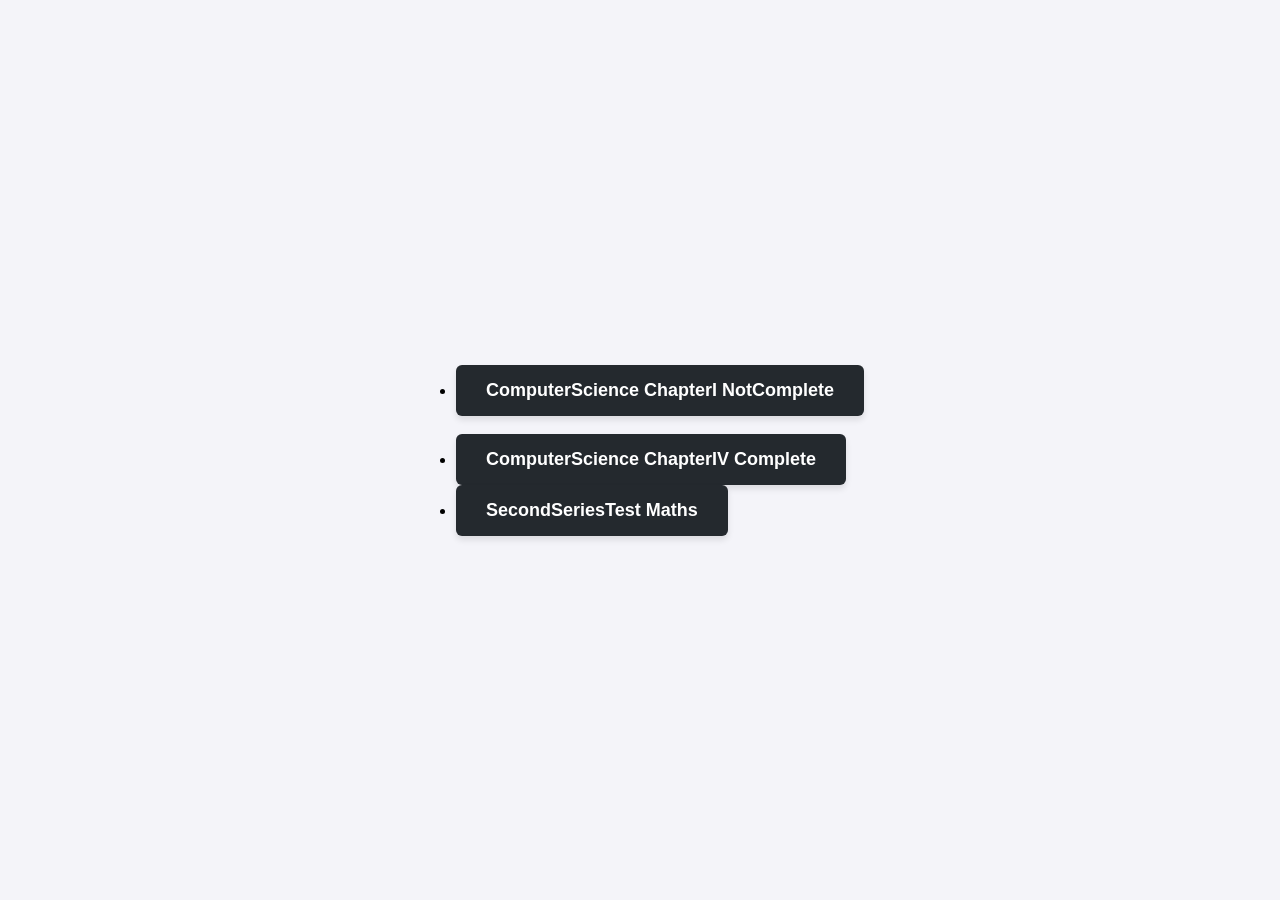
<file: index.html>
<!DOCTYPE html>
<html lang="en">
<head>
    <meta charset="UTF-8">
    <meta name="viewport" content="width=device-width, initial-scale=1.0">
    <title>IndexFile</title>
    <style>
        body {
            font-family: Arial, sans-serif;
            display: flex;
            justify-content: center;
            align-items: center;
            height: 100vh;
            margin: 0;
            background-color: #f4f4f9;
        }
        .github-btn {
            display: inline-block;
            padding: 15px 30px;
            font-size: 18px;
            font-weight: bold;
            color: #ffffff;
            background-color: #24292e; /* GitHub's brand color */
            text-decoration: none;
            border-radius: 6px;
            box-shadow: 0 4px 6px rgba(0, 0, 0, 0.1);
            transition: background-color 0.2s, transform 0.2s;
        }
        .github-btn:hover {
            background-color: #444d56;
            transform: translateY(-2px);
        }
        .github-btn:active {
            transform: translateY(0);
        }
    </style>
</head>
<body>

    <ul>

    <li><a href="https://dainedavies31-creator.github.io/Main/HSSWorks/Seminars/Computer/XXIV-VII-MMXXVI.html" target="_self" class="github-btn">
        ComputerScience ChapterI NotComplete
    </a></li>

<br>

    <li><a href="https://dainedavies31-creator.github.io/Main/HSSWorks/pages/CS/ChIV.html" target="_self" class="github-btn">
        ComputerScience ChapterIV Complete
    </a></li>

    <li><a href="https://dainedavies31-creator.github.io/Main/HSSWorks/pages/SecondSeriesTest/Maths.html" target="_self" class="github-btn">SecondSeriesTest Maths</a></li>

    </ul>

</body>
</html>
</file>
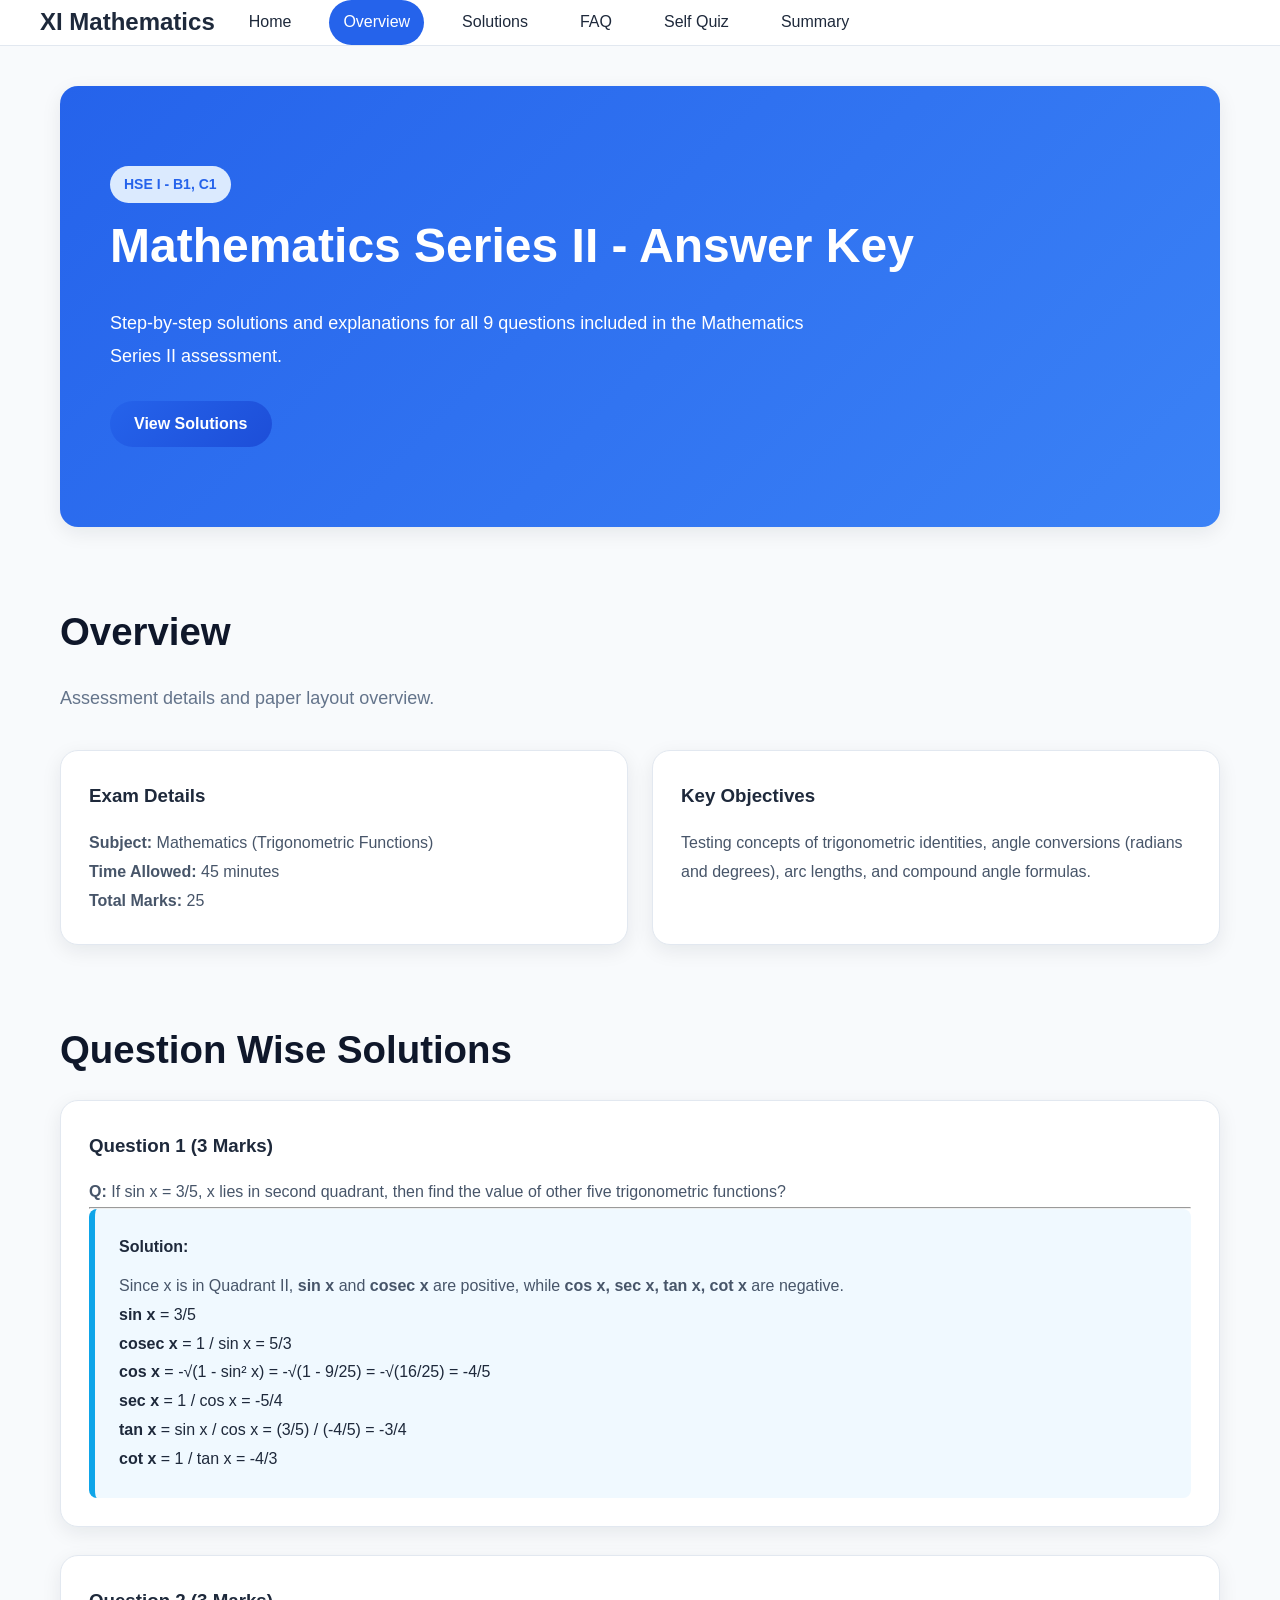
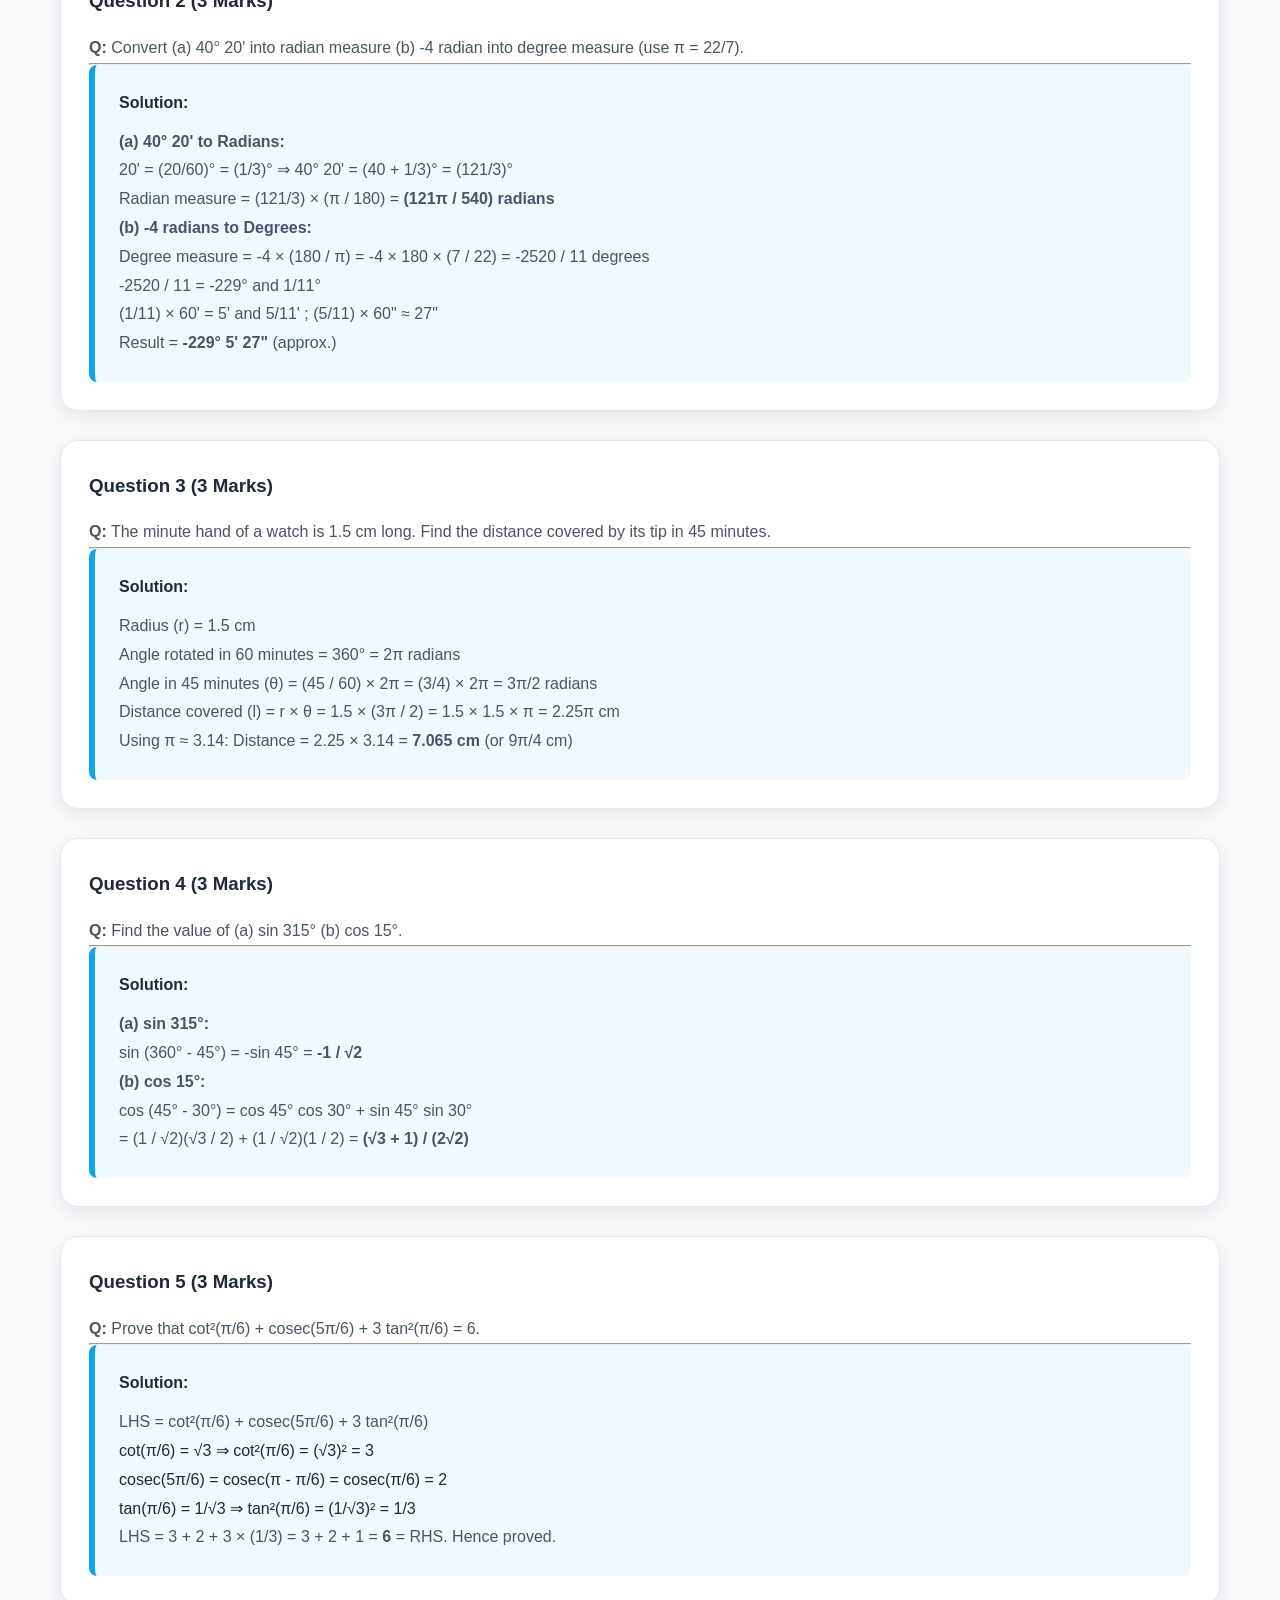
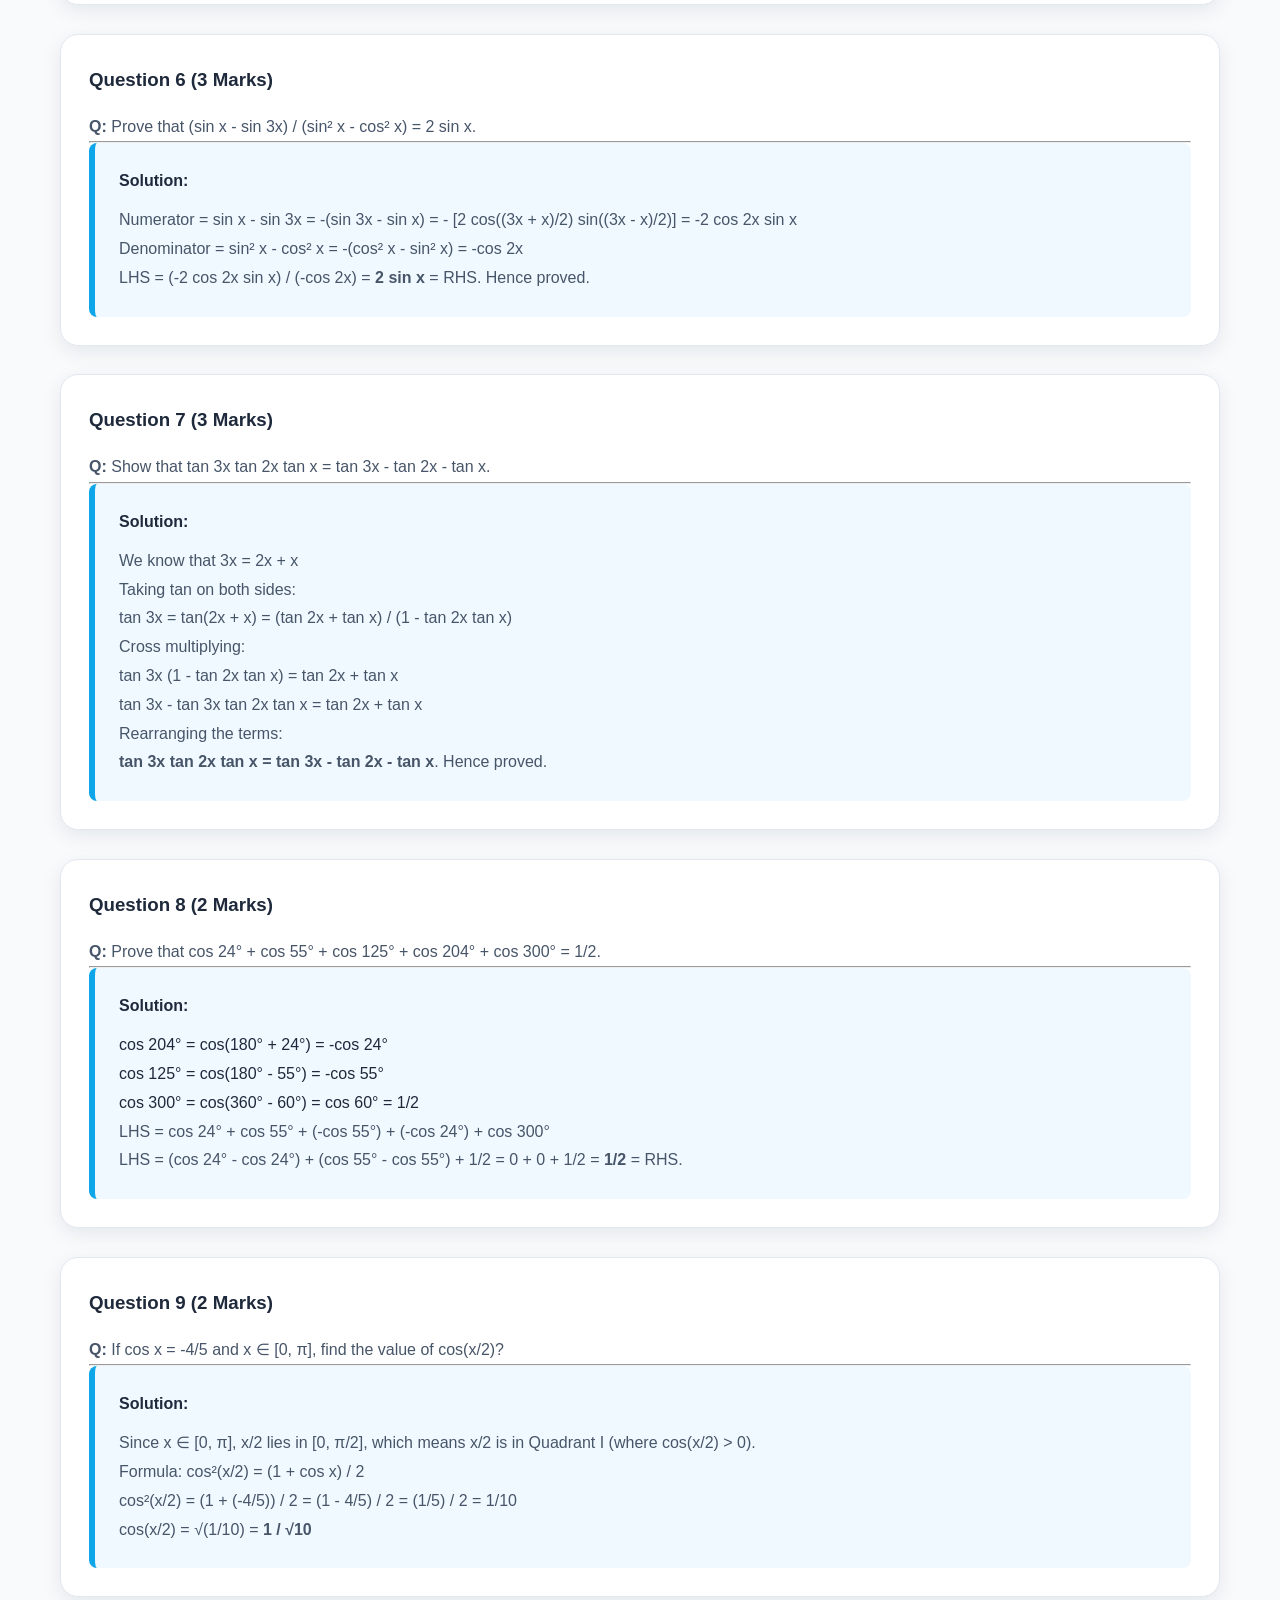
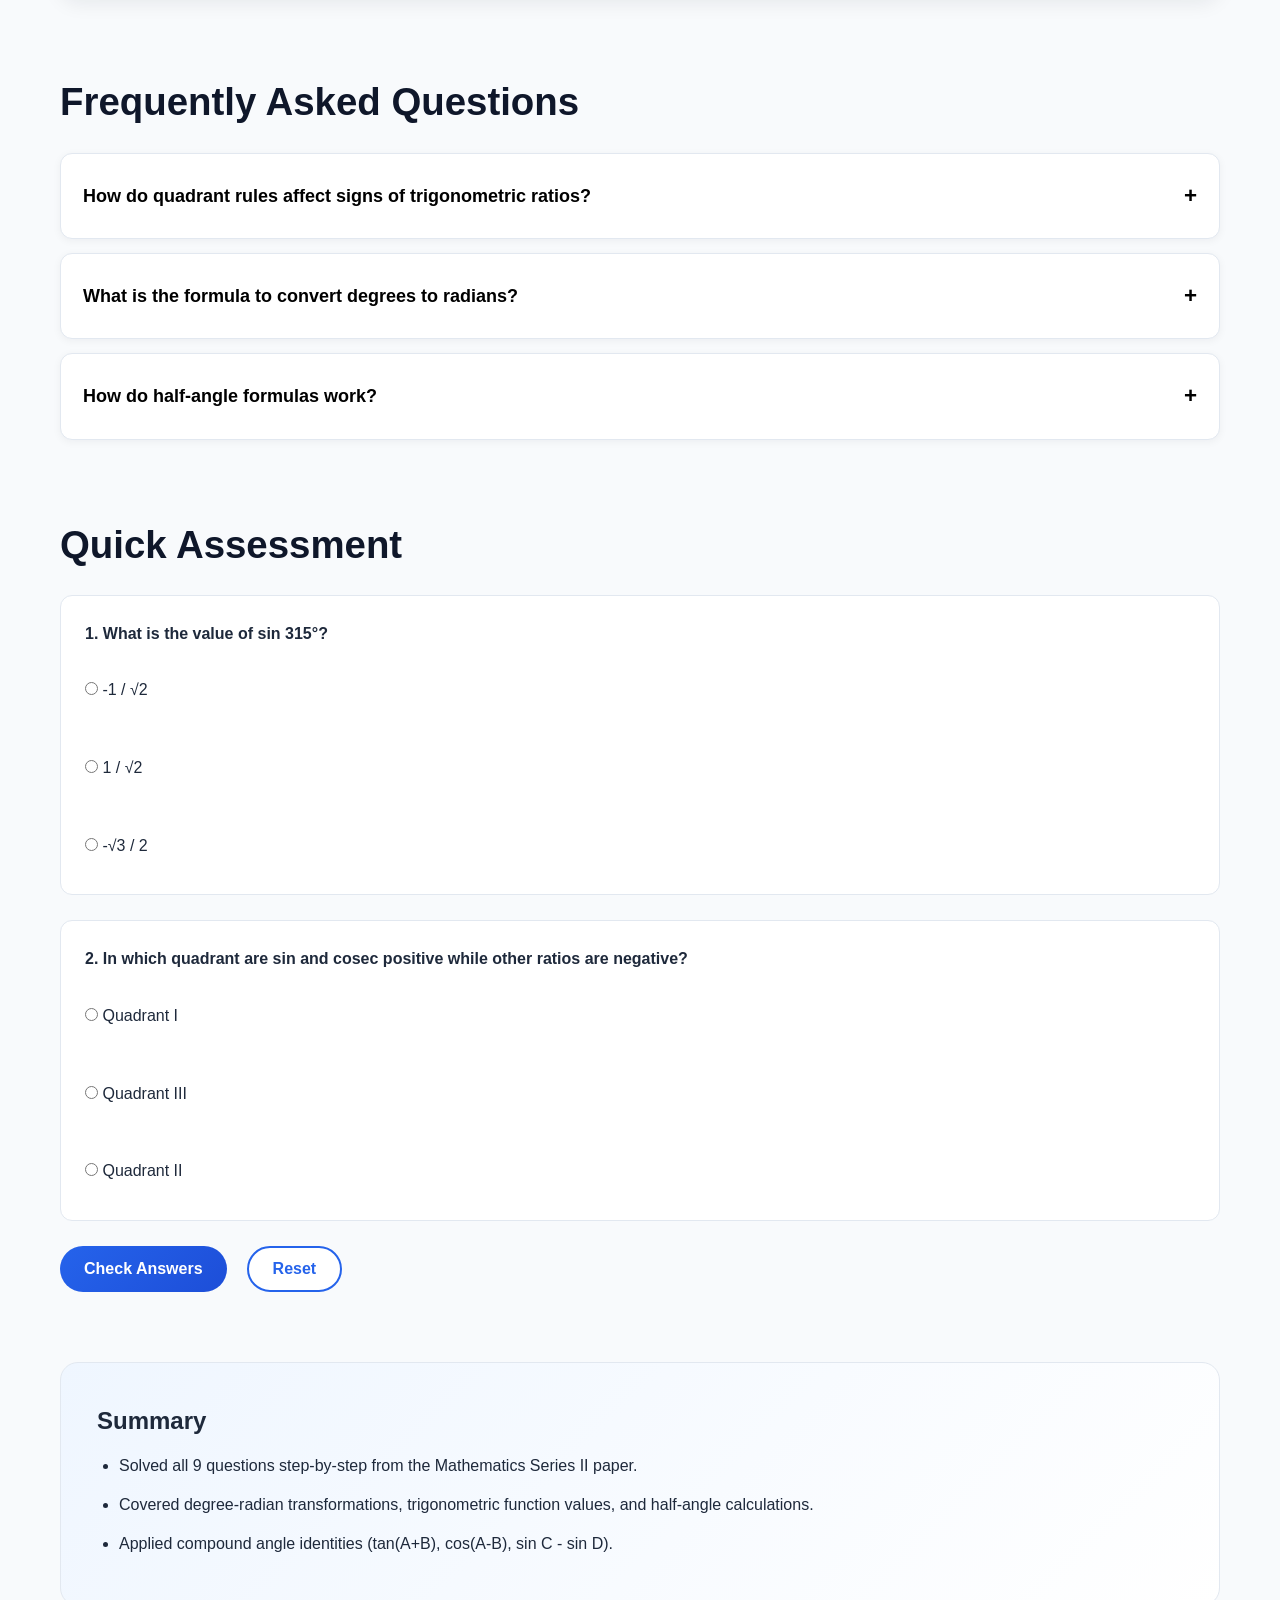
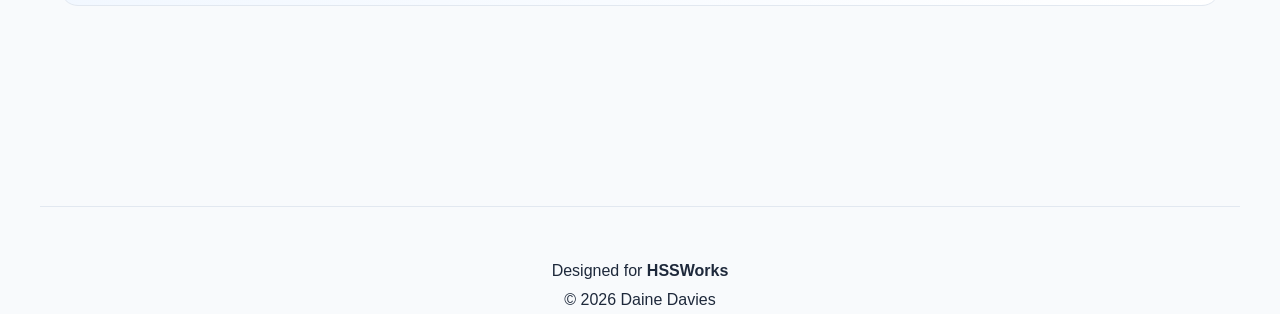
<file: HSSWorks/pages/SecondSeriesTest/Maths.html>
<!DOCTYPE html>
<html lang="en">

<head>
    <meta charset="UTF-8">
    <meta name="viewport" content="width=device-width, initial-scale=1.0">
    <title>Answer Key | XI Mathematics Series II</title>
    <meta name="description" content="Complete Answer Key and Solutions for XI Mathematics Series II">

    <link rel="stylesheet" href="../../assets/common/css/variables.css">
    <link rel="stylesheet" href="../../assets/common/css/layout.css">
    <link rel="stylesheet" href="../../assets/common/css/components.css">
    <link rel="stylesheet" href="../../assets/common/css/interactive.css">
    <link rel="stylesheet" href="../../assets/common/css/animations.css">
    <link rel="stylesheet" href="../../assets/common/css/responsive.css">
</head>

<body>

    <div class="reading-progress"></div>

    <header>
        <div class="container flex">
            <h2>XI Mathematics</h2>
            <nav data-navigation>
                <a href="#hero">Home</a>
                <a href="#overview">Overview</a>
                <a href="#solutions">Solutions</a>
                <a href="#faq">FAQ</a>
                <a href="#quiz">Self Quiz</a>
                <a href="#summary">Summary</a>
            </nav>
            <button class="button" data-nav-toggle>☰ MENU</button>
        </div>
    </header>

    <main>
        <!-- ================= HERO ================= -->
        <section id="hero" class="hero reveal">
            <span class="badge">HSE I - B1, C1</span>
            <h1>Mathematics Series II - Answer Key</h1>
            <p>
                Step-by-step solutions and explanations for all 9 questions included in the Mathematics Series II assessment.
            </p>
            <br>
            <a href="#solutions" class="button">View Solutions</a>
        </section>

        <!-- ================= OVERVIEW ================= -->
        <section id="overview" class="reveal">
            <h2 class="section-title">Overview</h2>
            <p class="section-subtitle">Assessment details and paper layout overview.</p>
            <div class="grid grid-2">
                <div class="card hover-lift">
                    <h3>Exam Details</h3>
                    <p><strong>Subject:</strong> Mathematics (Trigonometric Functions)</p>
                    <p><strong>Time Allowed:</strong> 45 minutes</p>
                    <p><strong>Total Marks:</strong> 25</p>
                </div>
                <div class="card hover-lift">
                    <h3>Key Objectives</h3>
                    <p>Testing concepts of trigonometric identities, angle conversions (radians and degrees), arc lengths, and compound angle formulas.</p>
                </div>
            </div>
        </section>

        <!-- ================= SOLUTIONS ================= -->
        <section id="solutions" class="reveal">
            <h2 class="section-title">Question Wise Solutions</h2>

            <!-- Question 1 -->
            <div class="card hover-lift">
                <h3>Question 1 (3 Marks)</h3>
                <p><strong>Q:</strong> If sin x = 3/5, x lies in second quadrant, then find the value of other five trigonometric functions?</p>
                <hr>
                <div class="info-box">
                    <h4>Solution:</h4>
                    <p>Since x is in Quadrant II, <strong>sin x</strong> and <strong>cosec x</strong> are positive, while <strong>cos x, sec x, tan x, cot x</strong> are negative.</p>
                    <ul>
                        <li><strong>sin x</strong> = 3/5</li>
                        <li><strong>cosec x</strong> = 1 / sin x = 5/3</li>
                        <li><strong>cos x</strong> = -√(1 - sin² x) = -√(1 - 9/25) = -√(16/25) = -4/5</li>
                        <li><strong>sec x</strong> = 1 / cos x = -5/4</li>
                        <li><strong>tan x</strong> = sin x / cos x = (3/5) / (-4/5) = -3/4</li>
                        <li><strong>cot x</strong> = 1 / tan x = -4/3</li>
                    </ul>
                </div>
            </div>

            <br>

            <!-- Question 2 -->
            <div class="card hover-lift">
                <h3>Question 2 (3 Marks)</h3>
                <p><strong>Q:</strong> Convert (a) 40° 20' into radian measure (b) -4 radian into degree measure (use π = 22/7).</p>
                <hr>
                <div class="info-box">
                    <h4>Solution:</h4>
                    <p><strong>(a) 40° 20' to Radians:</strong></p>
                    <p>20' = (20/60)° = (1/3)° ⇒ 40° 20' = (40 + 1/3)° = (121/3)°</p>
                    <p>Radian measure = (121/3) × (π / 180) = <strong>(121π / 540) radians</strong></p>
                    
                    <p><strong>(b) -4 radians to Degrees:</strong></p>
                    <p>Degree measure = -4 × (180 / π) = -4 × 180 × (7 / 22) = -2520 / 11 degrees</p>
                    <p>-2520 / 11 = -229° and 1/11°</p>
                    <p>(1/11) × 60' = 5' and 5/11' ; (5/11) × 60" ≈ 27"</p>
                    <p>Result = <strong>-229° 5' 27"</strong> (approx.)</p>
                </div>
            </div>

            <br>

            <!-- Question 3 -->
            <div class="card hover-lift">
                <h3>Question 3 (3 Marks)</h3>
                <p><strong>Q:</strong> The minute hand of a watch is 1.5 cm long. Find the distance covered by its tip in 45 minutes.</p>
                <hr>
                <div class="info-box">
                    <h4>Solution:</h4>
                    <p>Radius (r) = 1.5 cm</p>
                    <p>Angle rotated in 60 minutes = 360° = 2π radians</p>
                    <p>Angle in 45 minutes (θ) = (45 / 60) × 2π = (3/4) × 2π = 3π/2 radians</p>
                    <p>Distance covered (l) = r × θ = 1.5 × (3π / 2) = 1.5 × 1.5 × π = 2.25π cm</p>
                    <p>Using π ≈ 3.14: Distance = 2.25 × 3.14 = <strong>7.065 cm</strong> (or 9π/4 cm)</p>
                </div>
            </div>

            <br>

            <!-- Question 4 -->
            <div class="card hover-lift">
                <h3>Question 4 (3 Marks)</h3>
                <p><strong>Q:</strong> Find the value of (a) sin 315° (b) cos 15°.</p>
                <hr>
                <div class="info-box">
                    <h4>Solution:</h4>
                    <p><strong>(a) sin 315°:</strong></p>
                    <p>sin (360° - 45°) = -sin 45° = <strong>-1 / √2</strong></p>

                    <p><strong>(b) cos 15°:</strong></p>
                    <p>cos (45° - 30°) = cos 45° cos 30° + sin 45° sin 30°</p>
                    <p>= (1 / √2)(√3 / 2) + (1 / √2)(1 / 2) = <strong>(√3 + 1) / (2√2)</strong></p>
                </div>
            </div>

            <br>

            <!-- Question 5 -->
            <div class="card hover-lift">
                <h3>Question 5 (3 Marks)</h3>
                <p><strong>Q:</strong> Prove that cot²(π/6) + cosec(5π/6) + 3 tan²(π/6) = 6.</p>
                <hr>
                <div class="info-box">
                    <h4>Solution:</h4>
                    <p>LHS = cot²(π/6) + cosec(5π/6) + 3 tan²(π/6)</p>
                    <ul>
                        <li>cot(π/6) = √3 ⇒ cot²(π/6) = (√3)² = 3</li>
                        <li>cosec(5π/6) = cosec(π - π/6) = cosec(π/6) = 2</li>
                        <li>tan(π/6) = 1/√3 ⇒ tan²(π/6) = (1/√3)² = 1/3</li>
                    </ul>
                    <p>LHS = 3 + 2 + 3 × (1/3) = 3 + 2 + 1 = <strong>6</strong> = RHS. Hence proved.</p>
                </div>
            </div>

            <br>

            <!-- Question 6 -->
            <div class="card hover-lift">
                <h3>Question 6 (3 Marks)</h3>
                <p><strong>Q:</strong> Prove that (sin x - sin 3x) / (sin² x - cos² x) = 2 sin x.</p>
                <hr>
                <div class="info-box">
                    <h4>Solution:</h4>
                    <p>Numerator = sin x - sin 3x = -(sin 3x - sin x) = - [2 cos((3x + x)/2) sin((3x - x)/2)] = -2 cos 2x sin x</p>
                    <p>Denominator = sin² x - cos² x = -(cos² x - sin² x) = -cos 2x</p>
                    <p>LHS = (-2 cos 2x sin x) / (-cos 2x) = <strong>2 sin x</strong> = RHS. Hence proved.</p>
                </div>
            </div>

            <br>

            <!-- Question 7 -->
            <div class="card hover-lift">
                <h3>Question 7 (3 Marks)</h3>
                <p><strong>Q:</strong> Show that tan 3x tan 2x tan x = tan 3x - tan 2x - tan x.</p>
                <hr>
                <div class="info-box">
                    <h4>Solution:</h4>
                    <p>We know that 3x = 2x + x</p>
                    <p>Taking tan on both sides:</p>
                    <p>tan 3x = tan(2x + x) = (tan 2x + tan x) / (1 - tan 2x tan x)</p>
                    <p>Cross multiplying:</p>
                    <p>tan 3x (1 - tan 2x tan x) = tan 2x + tan x</p>
                    <p>tan 3x - tan 3x tan 2x tan x = tan 2x + tan x</p>
                    <p>Rearranging the terms:</p>
                    <p><strong>tan 3x tan 2x tan x = tan 3x - tan 2x - tan x</strong>. Hence proved.</p>
                </div>
            </div>

            <br>

            <!-- Question 8 -->
            <div class="card hover-lift">
                <h3>Question 8 (2 Marks)</h3>
                <p><strong>Q:</strong> Prove that cos 24° + cos 55° + cos 125° + cos 204° + cos 300° = 1/2.</p>
                <hr>
                <div class="info-box">
                    <h4>Solution:</h4>
                    <ul>
                        <li>cos 204° = cos(180° + 24°) = -cos 24°</li>
                        <li>cos 125° = cos(180° - 55°) = -cos 55°</li>
                        <li>cos 300° = cos(360° - 60°) = cos 60° = 1/2</li>
                    </ul>
                    <p>LHS = cos 24° + cos 55° + (-cos 55°) + (-cos 24°) + cos 300°</p>
                    <p>LHS = (cos 24° - cos 24°) + (cos 55° - cos 55°) + 1/2 = 0 + 0 + 1/2 = <strong>1/2</strong> = RHS.</p>
                </div>
            </div>

            <br>

            <!-- Question 9 -->
            <div class="card hover-lift">
                <h3>Question 9 (2 Marks)</h3>
                <p><strong>Q:</strong> If cos x = -4/5 and x ∈ [0, π], find the value of cos(x/2)?</p>
                <hr>
                <div class="info-box">
                    <h4>Solution:</h4>
                    <p>Since x ∈ [0, π], x/2 lies in [0, π/2], which means x/2 is in Quadrant I (where cos(x/2) > 0).</p>
                    <p>Formula: cos²(x/2) = (1 + cos x) / 2</p>
                    <p>cos²(x/2) = (1 + (-4/5)) / 2 = (1 - 4/5) / 2 = (1/5) / 2 = 1/10</p>
                    <p>cos(x/2) = √(1/10) = <strong>1 / √10</strong></p>
                </div>
            </div>

        </section>

        <!-- ================= FAQ ================= -->
        <section id="faq" class="reveal">
            <h2 class="section-title">Frequently Asked Questions</h2>

            <div class="accordion">
                <div class="accordion-item">
                    <button class="accordion-header">How do quadrant rules affect signs of trigonometric ratios?</button>
                    <div class="accordion-body">
                        <p>In Q-I all ratios are positive; in Q-II sin and cosec are positive; in Q-III tan and cot are positive; in Q-IV cos and sec are positive (ASTC rule).</p>
                    </div>
                </div>
                <div class="accordion-item">
                    <button class="accordion-header">What is the formula to convert degrees to radians?</button>
                    <div class="accordion-body">
                        <p>Radian Measure = Degree Measure × (π / 180°).</p>
                    </div>
                </div>
                <div class="accordion-item">
                    <button class="accordion-header">How do half-angle formulas work?</button>
                    <div class="accordion-body">
                        <p>Using cos 2θ = 2 cos² θ - 1, substituting θ = x/2 gives cos²(x/2) = (1 + cos x) / 2.</p>
                    </div>
                </div>
            </div>
        </section>

        <!-- ================= QUIZ ================= -->
        <section id="quiz" class="reveal">
            <h2 class="section-title">Quick Assessment</h2>

            <div class="quiz">
                <div class="question" data-answer="a">
                    <p>1. What is the value of sin 315°?</p>
                    <label><input type="radio" name="q1" value="a"> -1 / √2</label><br>
                    <label><input type="radio" name="q1" value="b"> 1 / √2</label><br>
                    <label><input type="radio" name="q1" value="c"> -√3 / 2</label>
                </div>

                <div class="question" data-answer="c">
                    <p>2. In which quadrant are sin and cosec positive while other ratios are negative?</p>
                    <label><input type="radio" name="q2" value="a"> Quadrant I</label><br>
                    <label><input type="radio" name="q2" value="b"> Quadrant III</label><br>
                    <label><input type="radio" name="q2" value="c"> Quadrant II</label>
                </div>

                <div class="flex">
                    <button class="button quiz-submit">Check Answers</button>
                    <button class="button button-outline quiz-reset">Reset</button>
                </div>
            </div>
        </section>

        <!-- ================= SUMMARY ================= -->
        <section id="summary" class="summary reveal">
            <h2>Summary</h2>
            <ul>
                <li>Solved all 9 questions step-by-step from the Mathematics Series II paper.</li>
                <li>Covered degree-radian transformations, trigonometric function values, and half-angle calculations.</li>
                <li>Applied compound angle identities (tan(A+B), cos(A-B), sin C - sin D).</li>
            </ul>
        </section>
    </main>

    <footer>
        <div class="container text-center">
            <div class="divider"></div>
            <p>Designed for <strong>HSSWorks</strong></p>
            <p>© <span class="current-year">2026</span> Daine Davies</p>
        </div>
    </footer>

    <button class="back-to-top">↑</button>

    <script src="../../assets/common/js/main.js"></script>
    <script src="../../assets/common/js/navigation.js"></script>
    <script src="../../assets/common/js/accordion.js"></script>
    <script src="../../assets/common/js/flashcard.js"></script>
    <script src="../../assets/common/js/quiz.js"></script>
    <script src="../../assets/common/js/scroll.js"></script>
    <script src="../../assets/common/js/animations.js"></script>
</body>

</html>
</file>
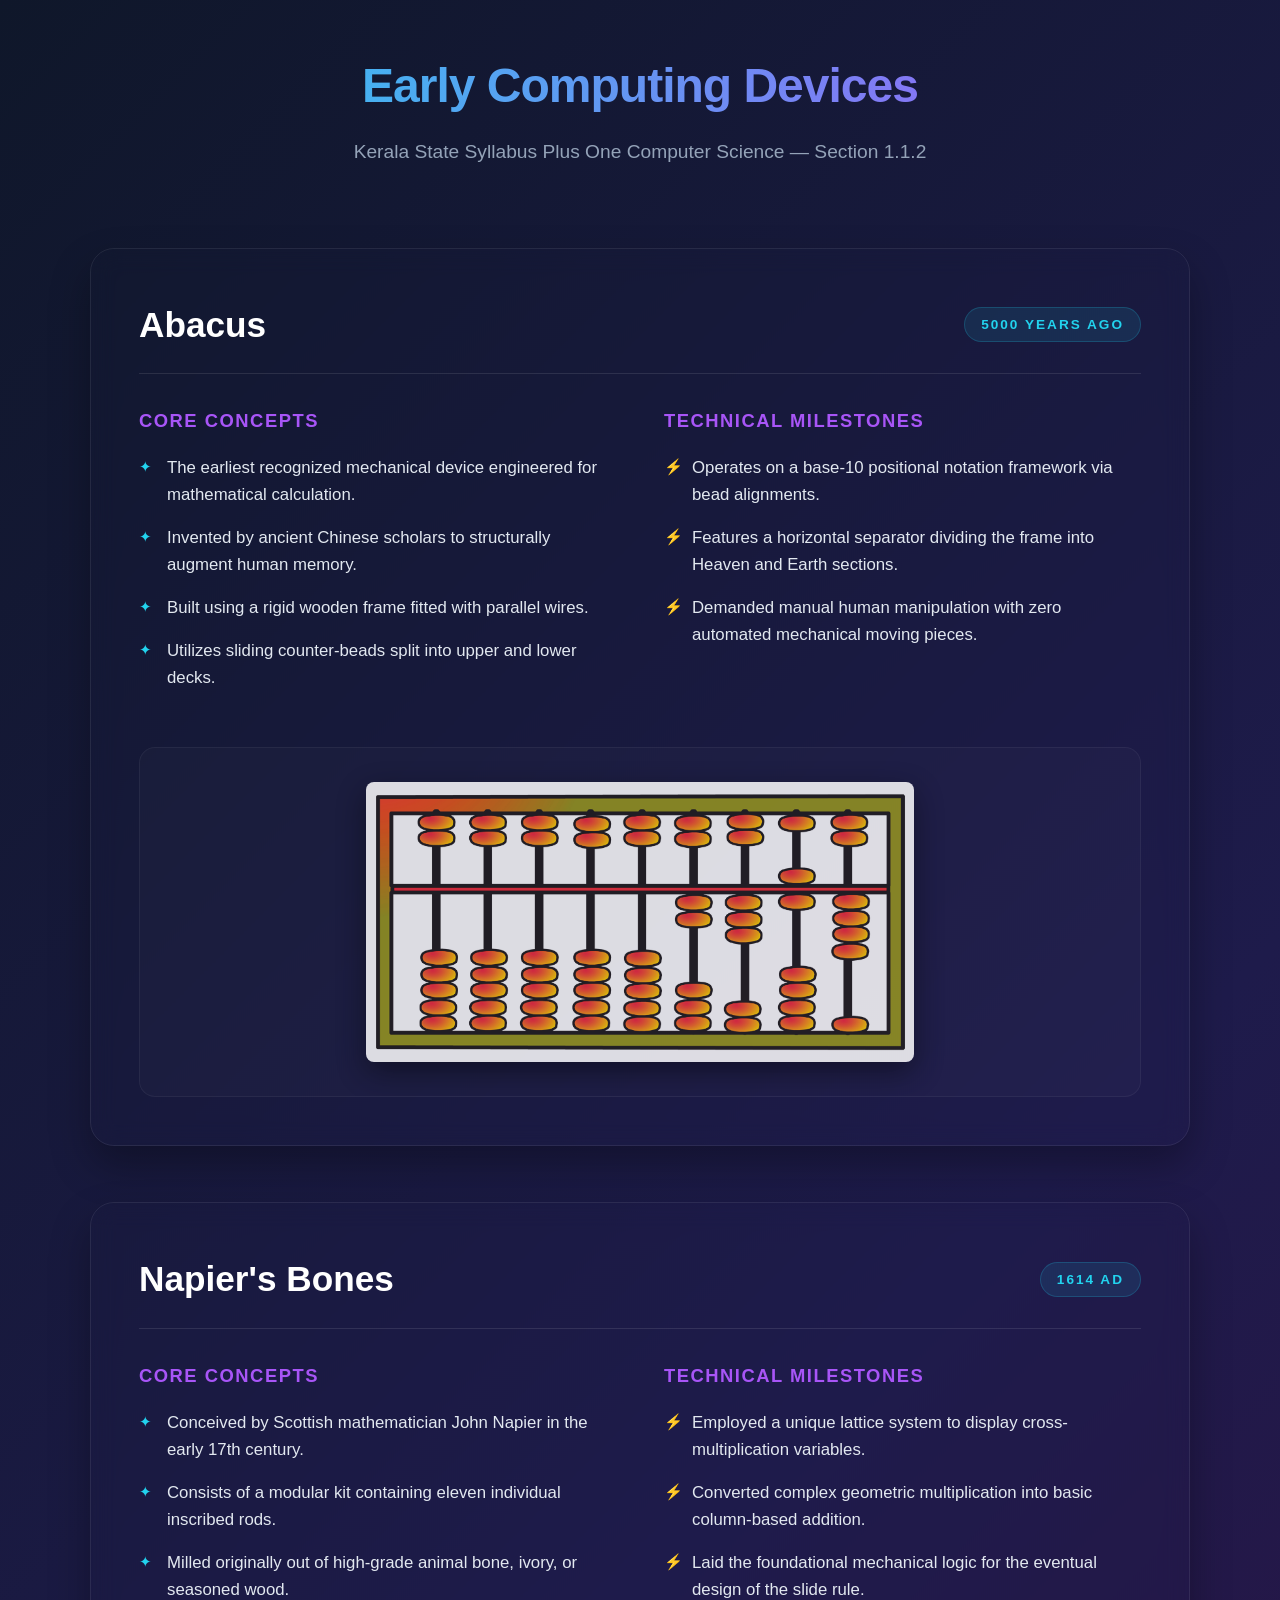
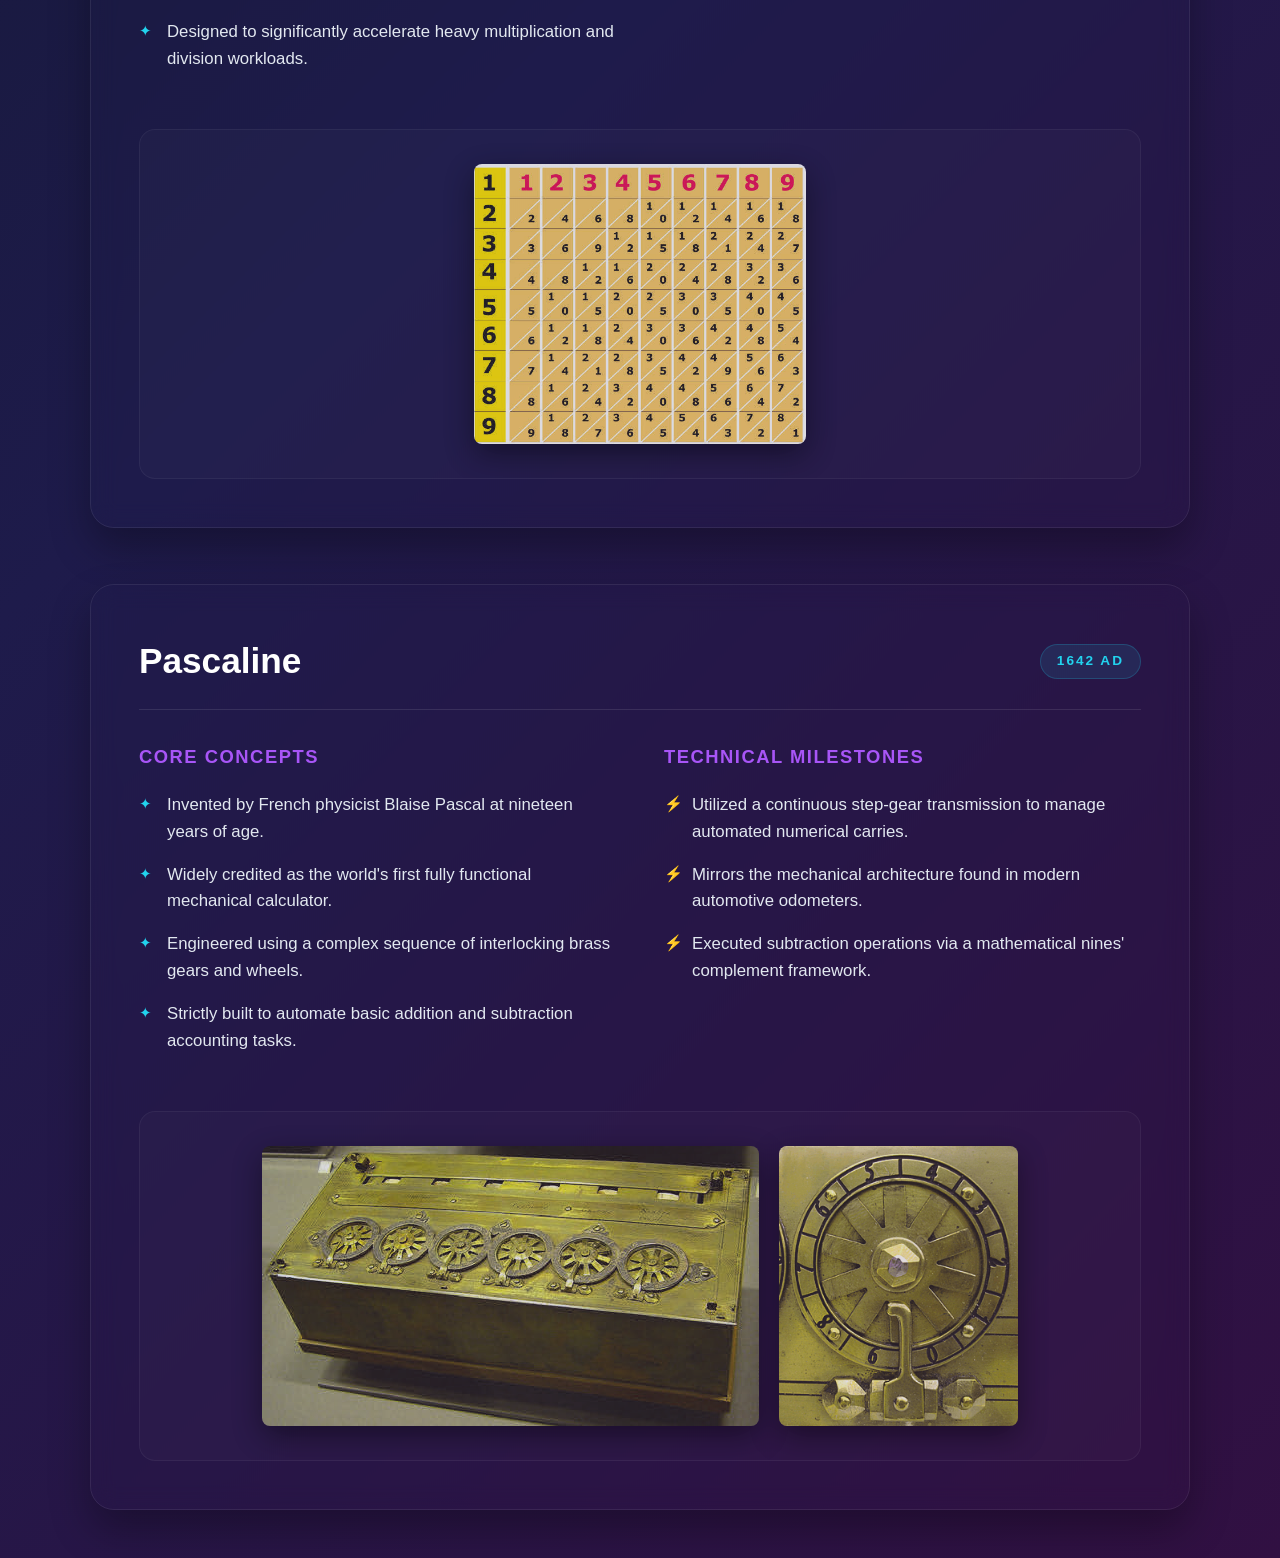
<file: HSSWorks/Seminars/Computer/XXIV-VII-MMXXVI.html>
<!DOCTYPE html>
<html lang="en">
<head>
    <meta charset="UTF-8">
    <meta name="viewport" content="width=device-width, initial-scale=1.0">
    <title>Evolution of Computing Devices | Seminar</title>
    <!-- Link your external CSS file here -->
    <link rel="stylesheet" href="style.css">
</head>
<body>

    <header>
        <h1>Early Computing Devices</h1>
        <p>Kerala State Syllabus Plus One Computer Science — Section 1.1.2</p>
    </header>

        <div class="container">

        <!-- PRESENTATION SLIDE 1: ABACUS -->
        <section class="device-card">
            <div class="device-header">
                <h2 class="device-title">Abacus</h2>
                <span class="device-era">5000 Years Ago</span>
            </div>
            <div class="grid-split">
                <div class="info-block">
                    <h3>Core Concepts</h3>
                    <ul>
                        <li>The earliest recognized mechanical device engineered for mathematical calculation.</li>
                        <li>Invented by ancient Chinese scholars to structurally augment human memory.</li>
                        <li>Built using a rigid wooden frame fitted with parallel wires.</li>
                        <li>Utilizes sliding counter-beads split into upper and lower decks.</li>
                    </ul>
                </div>
                <div class="info-block extra-points">
                    <h3>Technical Milestones</h3>
                    <ul>
                        <li>Operates on a base-10 positional notation framework via bead alignments.</li>
                        <li>Features a horizontal separator dividing the frame into Heaven and Earth sections.</li>
                        <li>Demanded manual human manipulation with zero automated mechanical moving pieces.</li>
                    </ul>
                </div>
            </div>
            
            <!-- Presentation Graphic Container -->
            <div class="presentation-media-box">
                <img src="Abacus.png" alt="Historical Abacus Diagram" class="slide-image">
            </div>
        </section>

        <!-- PRESENTATION SLIDE 2: NAPIER'S BONES -->
        <section class="device-card">
            <div class="device-header">
                <h2 class="device-title">Napier's Bones</h2>
                <span class="device-era">1614 AD</span>
            </div>
            <div class="grid-split">
                <div class="info-block">
                    <h3>Core Concepts</h3>
                    <ul>
                        <li>Conceived by Scottish mathematician John Napier in the early 17th century.</li>
                        <li>Consists of a modular kit containing eleven individual inscribed rods.</li>
                        <li>Milled originally out of high-grade animal bone, ivory, or seasoned wood.</li>
                        <li>Designed to significantly accelerate heavy multiplication and division workloads.</li>
                    </ul>
                </div>
                <div class="info-block extra-points">
                    <h3>Technical Milestones</h3>
                    <ul>
                        <li>Employed a unique lattice system to display cross-multiplication variables.</li>
                        <li>Converted complex geometric multiplication into basic column-based addition.</li>
                        <li>Laid the foundational mechanical logic for the eventual design of the slide rule.</li>
                    </ul>
                </div>
            </div>
            
            <!-- Presentation Graphic Container -->
            <div class="presentation-media-box">
                <img src="NapiersBones.png" alt="Napier's Bones Calculation Rods" class="slide-image">
            </div>
        </section>

        <!-- PRESENTATION SLIDE 3: PASCALINE -->
        <section class="device-card">
            <div class="device-header">
                <h2 class="device-title">Pascaline</h2>
                <span class="device-era">1642 AD</span>
            </div>
            <div class="grid-split">
                <div class="info-block">
                    <h3>Core Concepts</h3>
                    <ul>
                        <li>Invented by French physicist Blaise Pascal at nineteen years of age.</li>
                        <li>Widely credited as the world's first fully functional mechanical calculator.</li>
                        <li>Engineered using a complex sequence of interlocking brass gears and wheels.</li>
                        <li>Strictly built to automate basic addition and subtraction accounting tasks.</li>
                    </ul>
                </div>
                <div class="info-block extra-points">
                    <h3>Technical Milestones</h3>
                    <ul>
                        <li>Utilized a continuous step-gear transmission to manage automated numerical carries.</li>
                        <li>Mirrors the mechanical architecture found in modern automotive odometers.</li>
                        <li>Executed subtraction operations via a mathematical nines' complement framework.</li>
                    </ul>
                </div>
            </div>
            
            <!-- Presentation Graphic Container -->
            <div class="presentation-media-box">
                <img src="Pascaline-1.png" alt="Pascaline Main Image" class="slide-image">
                <img src="Pascaline-2.png" alt="Pascaline Gear Mechanism" class="slide-image">
            </div>
        </section>

    </div>

    <script src="script.js"></script>
</body>
</html>
</file>
<file: HSSWorks/assets/common/css/variables.css>
/*
==========================================================
HSSWorks

Project      : XITH Computer Science
Module       : Common Framework
File         : variables.css

Author       : OpenAI + Daine Davies

==========================================================
*/

:root{

    /*====================================================
    COLORS
    ====================================================*/

    --primary:#2563eb;
    --primary-dark:#1d4ed8;
    --primary-light:#dbeafe;

    --secondary:#0f172a;

    --success:#16a34a;
    --success-bg:#f0fdf4;

    --warning:#f59e0b;
    --warning-bg:#fff7ed;

    --danger:#dc2626;
    --danger-bg:#fef2f2;

    --info:#0ea5e9;
    --info-bg:#f0f9ff;

    --white:#ffffff;

    --bg:#f8fafc;
    --surface:#ffffff;

    --text:#1e293b;
    --text-light:#475569;
    --text-muted:#64748b;

    --border:#e2e8f0;

    --shadow-light:
        0 2px 8px rgba(15,23,42,.05);

    --shadow:
        0 6px 20px rgba(15,23,42,.08);

    --shadow-hover:
        0 12px 28px rgba(15,23,42,.12);
        
    --bg-primary: #f8fafc;
    --bg-surface: #ffffff;
    --text-main: #1e293b;
    --text-muted: #64748b;
    --accent-blue: #2563eb;
    --accent-green: #10b981;
    --border-color: #e2e8f0;
    --shadow-sm: 0 1px 3px rgba(0,0,0,0.1);
    --shadow-md: 0 4px 6px -1px rgba(0,0,0,0.1);


    /*====================================================
    TYPOGRAPHY
    ====================================================*/

    --font:
        "Segoe UI",
        Roboto,
        Arial,
        sans-serif;

    --font-heading:
        "Segoe UI",
        Roboto,
        Arial,
        sans-serif;

    --font-code:
        Consolas,
        "Courier New",
        monospace;

    --fs-xs:.75rem;
    --fs-sm:.875rem;
    --fs-md:1rem;
    --fs-lg:1.125rem;
    --fs-xl:1.35rem;
    --fs-2xl:1.8rem;
    --fs-3xl:2.4rem;
    --fs-4xl:3rem;

    --line-height:1.8;


    /*====================================================
    SPACING
    ====================================================*/

    --space-1:.25rem;
    --space-2:.5rem;
    --space-3:.75rem;
    --space-4:1rem;
    --space-5:1.5rem;
    --space-6:2rem;
    --space-7:3rem;
    --space-8:4rem;


    /*====================================================
    BORDER RADIUS
    ====================================================*/

    --radius-xs:4px;
    --radius-sm:8px;
    --radius-md:12px;
    --radius-lg:18px;
    --radius-xl:24px;
    --radius-round:999px;


    /*====================================================
    CONTAINER
    ====================================================*/

    --container:1200px;

    --content:900px;


    /*====================================================
    TRANSITIONS
    ====================================================*/

    --transition-fast:.2s;

    --transition:.35s;

    --transition-slow:.55s;


    /*====================================================
    HEADER
    ====================================================*/

    --header-height:70px;

    --sidebar-width:260px;


    /*====================================================
    Z INDEX
    ====================================================*/

    --z-dropdown:100;

    --z-header:500;

    --z-sidebar:800;

    --z-modal:1000;

    --z-loader:9999;


    /*====================================================
    COMPONENT COLORS
    ====================================================*/

    --hero-gradient:
        linear-gradient(
            135deg,
            #2563eb,
            #3b82f6
        );

    --chapter-gradient:
        linear-gradient(
            135deg,
            #2563eb,
            #1e40af
        );

    --card-gradient:
        linear-gradient(
            180deg,
            #ffffff,
            #f8fafc
        );

    --button-gradient:
        linear-gradient(
            135deg,
            #2563eb,
            #1d4ed8
        );


    /*====================================================
    IMAGE
    ====================================================*/

    --image-radius:14px;


    /*====================================================
    BUTTONS
    ====================================================*/

    --button-height:46px;

    --button-padding:0 24px;


    /*====================================================
    CARDS
    ====================================================*/

    --card-padding:28px;


    /*====================================================
    CODE
    ====================================================*/

    --code-bg:#0f172a;

    --code-text:#e2e8f0;


    /*====================================================
    TABLE
    ====================================================*/

    --table-header:#eff6ff;

    --table-row:#ffffff;

    --table-alt:#f8fafc;


    /*====================================================
    QUIZ
    ====================================================*/

    --correct:#16a34a;

    --wrong:#dc2626;

    --neutral:#64748b;


    /*====================================================
    SCROLLBAR
    ====================================================*/

    --scroll-track:#e2e8f0;

    --scroll-thumb:#94a3b8;

}
</file>
<file: HSSWorks/assets/common/css/layout.css>
/*
==========================================================
HSSWorks

Common Framework

File : layout.css

Author : OpenAI + Daine Davies
==========================================================
*/


/*========================================================
RESET
========================================================*/

*{
    margin:0;
    padding:0;
    box-sizing:border-box;
}

html{
    scroll-behavior:smooth;
}

body{
    background:var(--bg);
    color:var(--text);
    font-family:var(--font);
    line-height:var(--line-height);
    min-height:100vh;
    overflow-x:hidden;
}


/*========================================================
IMAGES
========================================================*/

img{
    display:block;
    max-width:100%;
    height:auto;
}


/*========================================================
LINKS
========================================================*/

a{
    color:inherit;
    text-decoration:none;
}


/*========================================================
LISTS
========================================================*/

ul,
ol{
    list-style:none;
}


/*========================================================
BUTTONS
========================================================*/

button{
    font:inherit;
    cursor:pointer;
    border:none;
    background:none;
}


/*========================================================
INPUTS
========================================================*/

input,
textarea,
select{
    font:inherit;
}


/*========================================================
PAGE WRAPPER
========================================================*/

.page{

    width:100%;
    min-height:100vh;

}


/*========================================================
HEADER
========================================================*/

header{

    position:sticky;
    top:0;

    z-index:var(--z-header);

    background:rgba(255,255,255,.95);

    backdrop-filter:blur(10px);

    border-bottom:1px solid var(--border);

}


/*========================================================
MAIN
========================================================*/

main{

    width:min(
        100%,
        var(--container)
    );

    margin:auto;

    padding:40px 20px 80px;

}


/*========================================================
SECTION
========================================================*/

section{

    margin-bottom:70px;

    scroll-margin-top:90px;

}


/*========================================================
CONTAINER
========================================================*/

.container{

    width:min(
        100%,
        var(--container)
    );

    margin:auto;

}


/*========================================================
CONTENT
========================================================*/

.content{

    width:min(
        100%,
        var(--content)
    );

    margin:auto;

}


/*========================================================
GRID
========================================================*/

.grid{

    display:grid;

    gap:24px;

}


.grid-2{

    grid-template-columns:
        repeat(
            auto-fit,
            minmax(300px,1fr)
        );

}


.grid-3{

    grid-template-columns:
        repeat(
            auto-fit,
            minmax(250px,1fr)
        );

}


.grid-4{

    grid-template-columns:
        repeat(
            auto-fit,
            minmax(200px,1fr)
        );

}


/*========================================================
FLEX
========================================================*/

.flex{

    display:flex;

    gap:20px;

}


.flex-column{

    display:flex;

    flex-direction:column;

}


.flex-center{

    display:flex;

    justify-content:center;

    align-items:center;

}


/*========================================================
SPACING HELPERS
========================================================*/

.mt-1{margin-top:var(--space-1);}
.mt-2{margin-top:var(--space-2);}
.mt-3{margin-top:var(--space-3);}
.mt-4{margin-top:var(--space-4);}
.mt-5{margin-top:var(--space-5);}
.mt-6{margin-top:var(--space-6);}

.mb-1{margin-bottom:var(--space-1);}
.mb-2{margin-bottom:var(--space-2);}
.mb-3{margin-bottom:var(--space-3);}
.mb-4{margin-bottom:var(--space-4);}
.mb-5{margin-bottom:var(--space-5);}
.mb-6{margin-bottom:var(--space-6);}


/*========================================================
TEXT ALIGNMENT
========================================================*/

.text-center{
    text-align:center;
}

.text-left{
    text-align:left;
}

.text-right{
    text-align:right;
}


/*========================================================
DISPLAY
========================================================*/

.hidden{
    display:none !important;
}

.block{
    display:block;
}

.inline{
    display:inline;
}

.inline-block{
    display:inline-block;
}


/*========================================================
SCROLLBAR
========================================================*/

::-webkit-scrollbar{
    width:10px;
}

::-webkit-scrollbar-track{
    background:var(--scroll-track);
}

::-webkit-scrollbar-thumb{
    background:var(--scroll-thumb);
    border-radius:999px;
}

::-webkit-scrollbar-thumb:hover{
    background:var(--primary);
}
</file>
<file: HSSWorks/assets/common/css/components.css>
/*
==========================================================
HSSWorks

Common Framework
File : components.css

Author : OpenAI + Daine Davies
==========================================================
*/


/*========================================================
SECTION TITLE
========================================================*/

.section-title{

    font-size:var(--fs-3xl);

    font-weight:700;

    margin-bottom:16px;

    color:var(--secondary);

}

.section-subtitle{

    font-size:var(--fs-lg);

    color:var(--text-muted);

    margin-bottom:36px;

}


/*========================================================
HERO
========================================================*/

.hero{

    background:var(--hero-gradient);

    color:white;

    padding:80px 50px;

    border-radius:var(--radius-lg);

    box-shadow:var(--shadow);

}

.hero h1{

    font-size:var(--fs-4xl);

    margin-bottom:18px;

}

.hero p{

    max-width:700px;

    font-size:var(--fs-lg);

}


/*========================================================
CARD
========================================================*/

.card{

    background:var(--surface);

    padding:var(--card-padding);

    border-radius:var(--radius-lg);

    border:1px solid var(--border);

    box-shadow:var(--shadow);

    transition:var(--transition);

}

.card:hover{

    transform:translateY(-5px);

    box-shadow:var(--shadow-hover);

}

.card h3{

    margin-bottom:16px;

}

.card p{

    color:var(--text-light);

}


/*========================================================
BUTTON
========================================================*/

.button{

    display:inline-flex;

    align-items:center;

    justify-content:center;

    gap:10px;

    height:var(--button-height);

    padding:var(--button-padding);

    background:var(--button-gradient);

    color:white;

    border-radius:var(--radius-round);

    font-weight:600;

    transition:var(--transition);

}

.button:hover{

    transform:translateY(-2px);

    box-shadow:var(--shadow-hover);

}

.button-outline{

    background:white;

    color:var(--primary);

    border:2px solid var(--primary);

}


/*========================================================
IMAGE CARD
========================================================*/

.image-card{

    overflow:hidden;

    border-radius:var(--image-radius);

    background:white;

    border:1px solid var(--border);

    box-shadow:var(--shadow);

}

.image-card img{

    width:100%;

}

.image-card figcaption{

    padding:18px;

    text-align:center;

    color:var(--text-muted);

    font-size:var(--fs-sm);

}


/*========================================================
FEATURE BOX
========================================================*/

.feature{

    display:flex;

    gap:18px;

    align-items:flex-start;

    padding:24px;

    border-radius:var(--radius-md);

    background:white;

    border:1px solid var(--border);

}

.feature-icon{

    font-size:2rem;

}

.feature-content h3{

    margin-bottom:8px;

}

.feature-content p{

    color:var(--text-light);

}


/*========================================================
INFO BOX
========================================================*/

.info-box{

    padding:24px;

    background:var(--info-bg);

    border-left:6px solid var(--info);

    border-radius:var(--radius-sm);

}

.info-box h4{

    margin-bottom:10px;

}


/*========================================================
SUCCESS BOX
========================================================*/

.success-box{

    padding:24px;

    background:var(--success-bg);

    border-left:6px solid var(--success);

    border-radius:var(--radius-sm);

}


/*========================================================
WARNING BOX
========================================================*/

.warning-box{

    padding:24px;

    background:var(--warning-bg);

    border-left:6px solid var(--warning);

    border-radius:var(--radius-sm);

}


/*========================================================
DANGER BOX
========================================================*/

.danger-box{

    padding:24px;

    background:var(--danger-bg);

    border-left:6px solid var(--danger);

    border-radius:var(--radius-sm);

}


/*========================================================
CODE BLOCK
========================================================*/

.code-block{

    background:var(--code-bg);

    color:var(--code-text);

    border-radius:var(--radius-md);

    padding:24px;

    overflow:auto;

    font-family:var(--font-code);

    line-height:1.7;

}


/*========================================================
OUTPUT BLOCK
========================================================*/

.output{

    background:#f8fafc;

    border-left:5px solid var(--primary);

    padding:20px;

    border-radius:var(--radius-sm);

    font-family:var(--font-code);

}


/*========================================================
TABLE
========================================================*/

.table{

    width:100%;

    border-collapse:collapse;

    overflow:hidden;

    border-radius:var(--radius-md);

}

.table th{

    background:var(--table-header);

    padding:16px;

    text-align:left;

}

.table td{

    padding:16px;

    border-bottom:1px solid var(--border);

}

.table tr:nth-child(even){

    background:var(--table-alt);

}


/*========================================================
BADGE
========================================================*/

.badge{

    display:inline-block;

    padding:6px 14px;

    border-radius:999px;

    background:var(--primary-light);

    color:var(--primary);

    font-size:var(--fs-sm);

    font-weight:600;

}


/*========================================================
SUMMARY CARD
========================================================*/

.summary{

    background:linear-gradient(135deg,#eff6ff,#ffffff);

    border:1px solid var(--border);

    border-radius:var(--radius-lg);

    padding:36px;

}

.summary ul{

    list-style:disc;

    padding-left:22px;

}

.summary li{

    margin:10px 0;

}


/*========================================================
DIVIDER
========================================================*/

.divider{

    width:100%;

    height:1px;

    background:var(--border);

    margin:50px 0;

}
</file>
<file: HSSWorks/assets/common/css/interactive.css>
/*
==========================================================
HSSWorks

Common Framework
File : interactive.css

Author : OpenAI + Daine Davies
==========================================================
*/


/*========================================================
READING PROGRESS
========================================================*/

.reading-progress{

    position:fixed;

    top:0;

    left:0;

    width:0;

    height:4px;

    background:var(--primary);

    z-index:9999;

    transition:width .15s linear;

}


/*========================================================
BACK TO TOP
========================================================*/

.back-to-top{

    position:fixed;

    right:25px;

    bottom:25px;

    width:52px;

    height:52px;

    border-radius:50%;

    display:flex;

    align-items:center;

    justify-content:center;

    background:var(--button-gradient);

    color:white;

    box-shadow:var(--shadow);

    opacity:0;

    visibility:hidden;

    transform:translateY(20px);

    transition:var(--transition);

}

.back-to-top.show{

    opacity:1;

    visibility:visible;

    transform:translateY(0);

}


/*========================================================
NAVIGATION
========================================================*/

nav{

    display:flex;

    gap:24px;

    align-items:center;

}

nav a{

    padding:8px 14px;

    border-radius:var(--radius-round);

    transition:var(--transition);

}

nav a:hover{

    background:var(--primary-light);

}

nav a.active{

    background:var(--primary);

    color:white;

}


/*========================================================
MOBILE MENU BUTTON
========================================================*/

[data-nav-toggle]{

    display:none;

    font-size:1.5rem;

}


/*========================================================
ACCORDION
========================================================*/

.accordion{

    display:flex;

    flex-direction:column;

    gap:14px;

}

.accordion-item{

    border:1px solid var(--border);

    border-radius:var(--radius-md);

    background:white;

    overflow:hidden;

    box-shadow:var(--shadow-light);

}

.accordion-header{

    width:100%;

    padding:22px;

    text-align:left;

    font-size:var(--fs-lg);

    font-weight:600;

    display:flex;

    justify-content:space-between;

    align-items:center;

}

.accordion-header::after{

    content:"+";

    font-size:1.4rem;

    transition:var(--transition);

}

.accordion-item.open
.accordion-header::after{

    transform:rotate(45deg);

}

.accordion-body{

    max-height:0;

    overflow:hidden;

    transition:max-height,margin .4s ease;

    padding:0 22px;

}

.accordion-item.open
.accordion-body{

    //padding:22px;
    margin: 22px 0px;

}


/*========================================================
FLASHCARD
========================================================*/

.flashcard{

    perspective:1000px;

    cursor:pointer;

}

.flashcard-inner{

    position:relative;

    width:100%;

    min-height:220px;
    //height: auto;

    transform-style:preserve-3d;

    transition:transform .6s;

}

.flashcard.flipped
.flashcard-inner{

    transform:rotateY(180deg);

}

.flashcard-front,
.flashcard-back{

    position:absolute;

    inset:0;

    //display:flex;

    justify-content:center;

    align-items:center;

    padding:24px;

    border-radius:var(--radius-lg);

    backface-visibility:hidden;

    background:white;

    box-shadow:var(--shadow);

    border:1px solid var(--border);

    text-align:center;
    
    height: auto;

}

.flashcard-back{

    transform:rotateY(180deg);

    background:var(--primary);

    color:white;

}


/*========================================================
QUIZ
========================================================*/

.quiz{

    display:flex;

    flex-direction:column;

    gap:25px;

}

.question{

    background:white;

    border:1px solid var(--border);

    border-radius:var(--radius-md);

    padding:24px;

}

.question p{

    font-weight:600;

    margin-bottom:18px;

}

.question label{

    display:block;

    padding:10px 0;

    cursor:pointer;

}

.question.correct{

    border-left:6px solid var(--success);

    background:var(--success-bg);

}

.question.wrong{

    border-left:6px solid var(--danger);

    background:var(--danger-bg);

}

.quiz-result{

    padding:20px;

    border-radius:var(--radius-md);

    background:var(--primary-light);

    font-size:var(--fs-lg);

    font-weight:700;

}


/*========================================================
RIPPLE EFFECT
========================================================*/

.button{

    position:relative;

    overflow:hidden;

}

.ripple{

    position:absolute;

    width:14px;

    height:14px;

    border-radius:50%;

    background:rgba(255,255,255,.45);

    transform:translate(-50%,-50%) scale(0);

    animation:ripple .6s linear;

    pointer-events:none;

}

@keyframes ripple{

    to{

        transform:translate(-50%,-50%) scale(20);

        opacity:0;

    }

}


/*========================================================
MOBILE
========================================================*/

@media(max-width:900px){

    [data-nav-toggle]{

        display:block;

    }

    nav{

        position:fixed;

        top:70px;

        left:0;

        right:0;

        background:white;

        display:none;

        flex-direction:column;

        padding:20px;

        box-shadow:var(--shadow);

    }

    nav.open{

        display:flex;

    }

}


/*========================================================
PRINT
========================================================*/

@media print{

    .back-to-top,
    .reading-progress,
    [data-nav-toggle]{

        display:none !important;

    }

}
</file>
<file: HSSWorks/assets/common/css/animations.css>
/*
==========================================================
HSSWorks

Common Framework
File : animations.css

Author : OpenAI + Daine Davies
==========================================================
*/


/*========================================================
DEFAULT TRANSITIONS
========================================================*/

*{
    transition:
        background-color var(--transition),
        color var(--transition),
        border-color var(--transition),
        box-shadow var(--transition);
}


/*========================================================
HOVER LIFT
========================================================*/

.hover-lift{
    transition:transform var(--transition),
               box-shadow var(--transition);
}

.hover-lift:hover{
    transform:translateY(-6px);
    box-shadow:var(--shadow-hover);
}


/*========================================================
HOVER SCALE
========================================================*/

.hover-scale{
    transition:transform var(--transition);
}

.hover-scale:hover{
    transform:scale(1.04);
}


/*========================================================
HOVER GLOW
========================================================*/

.hover-glow{
    transition:box-shadow var(--transition);
}

.hover-glow:hover{
    box-shadow:
        0 0 25px rgba(37,99,235,.28);
}


/*========================================================
FADE IN
========================================================*/

.fade-in{
    animation:fadeIn .8s ease forwards;
}

@keyframes fadeIn{

    from{
        opacity:0;
    }

    to{
        opacity:1;
    }

}


/*========================================================
SLIDE UP
========================================================*/

.slide-up{
    animation:slideUp .7s ease forwards;
}

@keyframes slideUp{

    from{
        opacity:0;
        transform:translateY(40px);
    }

    to{
        opacity:1;
        transform:translateY(0);
    }

}


/*========================================================
SLIDE LEFT
========================================================*/

.slide-left{
    animation:slideLeft .7s ease forwards;
}

@keyframes slideLeft{

    from{
        opacity:0;
        transform:translateX(-40px);
    }

    to{
        opacity:1;
        transform:translateX(0);
    }

}


/*========================================================
SLIDE RIGHT
========================================================*/

.slide-right{
    animation:slideRight .7s ease forwards;
}

@keyframes slideRight{

    from{
        opacity:0;
        transform:translateX(40px);
    }

    to{
        opacity:1;
        transform:translateX(0);
    }

}


/*========================================================
ZOOM
========================================================*/

.zoom-in{
    animation:zoomIn .5s ease forwards;
}

@keyframes zoomIn{

    from{
        opacity:0;
        transform:scale(.85);
    }

    to{
        opacity:1;
        transform:scale(1);
    }

}


/*========================================================
POP
========================================================*/

.pop{
    animation:pop .45s ease;
}

@keyframes pop{

    0%{
        transform:scale(.9);
    }

    60%{
        transform:scale(1.05);
    }

    100%{
        transform:scale(1);
    }

}


/*========================================================
FLOAT
========================================================*/

.float{
    animation:floating 4s ease-in-out infinite;
}

@keyframes floating{

    0%{
        transform:translateY(0);
    }

    50%{
        transform:translateY(-10px);
    }

    100%{
        transform:translateY(0);
    }

}


/*========================================================
ROTATE
========================================================*/

.rotate{
    animation:rotate360 1s linear;
}

@keyframes rotate360{

    from{
        transform:rotate(0deg);
    }

    to{
        transform:rotate(360deg);
    }

}


/*========================================================
PULSE
========================================================*/

.pulse{
    animation:pulse 2s infinite;
}

@keyframes pulse{

    0%{
        transform:scale(1);
    }

    50%{
        transform:scale(1.05);
    }

    100%{
        transform:scale(1);
    }

}


/*========================================================
BOUNCE
========================================================*/

.bounce{
    animation:bounce 1.2s infinite;
}

@keyframes bounce{

    0%,100%{
        transform:translateY(0);
    }

    50%{
        transform:translateY(-8px);
    }

}


/*========================================================
SHAKE
========================================================*/

.shake{
    animation:shake .45s;
}

@keyframes shake{

    0%,100%{
        transform:translateX(0);
    }

    25%{
        transform:translateX(-5px);
    }

    75%{
        transform:translateX(5px);
    }

}


/*========================================================
ROTATING ICON
========================================================*/

.spin{

    animation:spin 2s linear infinite;

}

@keyframes spin{

    from{
        transform:rotate(0deg);
    }

    to{
        transform:rotate(360deg);
    }

}


/*========================================================
REVEAL ON SCROLL
(JS adds .show)
========================================================*/

.reveal{

    opacity:0;

    transform:translateY(40px);

    transition:
        opacity .7s ease,
        transform .7s ease;

}

.reveal.show{

    opacity:1;

    transform:translateY(0);

}


/*========================================================
UNDERLINE ANIMATION
========================================================*/

.link-underline{

    position:relative;

}

.link-underline::after{

    content:"";

    position:absolute;

    left:0;

    bottom:-3px;

    width:0;

    height:2px;

    background:var(--primary);

    transition:width .3s ease;

}

.link-underline:hover::after{

    width:100%;

}
</file>
<file: HSSWorks/assets/common/css/responsive.css>
/*
==========================================================
HSSWorks

Common Framework
File : responsive.css

Author : OpenAI + Daine Davies
==========================================================
*/


/*========================================================
LARGE DESKTOP
========================================================*/

@media (min-width:1400px){

    main{
        max-width:1300px;
    }

}


/*========================================================
LAPTOP
========================================================*/

@media (max-width:1200px){

    main{
        padding:36px 24px 70px;
    }

    .hero{
        padding:70px 40px;
    }

}


/*========================================================
TABLET
========================================================*/

@media (max-width:992px){

    main{
        padding:32px 20px 60px;
    }

    .hero{
        padding:60px 30px;
    }

    .hero h1{
        font-size:var(--fs-3xl);
    }

    .section-title{
        font-size:var(--fs-2xl);
    }

    .grid-2,
    .grid-3,
    .grid-4{

        grid-template-columns:1fr;

    }

    .flex{

        flex-direction:column;

    }

}


/*========================================================
MOBILE
========================================================*/

@media (max-width:768px){

    body{

        font-size:15px;

    }

    main{

        padding:24px 16px 50px;

    }

    section{

        margin-bottom:50px;

    }

    .hero{

        padding:40px 24px;

        border-radius:var(--radius-md);

    }

    .hero h1{

        font-size:2rem;

    }

    .hero p{

        font-size:1rem;

    }

    .section-title{

        font-size:1.8rem;

    }

    .section-subtitle{

        font-size:1rem;

    }

    .card{

        padding:22px;

    }

    .feature{

        flex-direction:column;

    }

    .button{

        width:100%;

        justify-content:center;

    }

    .table{

        display:block;

        overflow-x:auto;

        white-space:nowrap;

    }

    .code-block{

        font-size:.9rem;

    }

}


/*========================================================
SMALL MOBILE
========================================================*/

@media (max-width:480px){

    main{

        padding:20px 14px 40px;

    }

    .hero{

        padding:32px 18px;

    }

    .hero h1{

        font-size:1.7rem;

    }

    .section-title{

        font-size:1.5rem;

    }

    .card{

        padding:18px;

    }

    .summary{

        padding:24px;

    }

    .feature{

        padding:18px;

    }

    .info-box,
    .success-box,
    .warning-box,
    .danger-box{

        padding:18px;

    }

}


/*========================================================
LANDSCAPE MOBILE
========================================================*/

@media (max-height:500px) and (orientation:landscape){

    .hero{

        padding:28px;

    }

    section{

        margin-bottom:40px;

    }

}


/*========================================================
PRINT
========================================================*/

@media print{

    body{

        background:white;

        color:black;

    }

    .button,
    nav,
    aside,
    footer{

        display:none !important;

    }

    main{

        max-width:100%;

        padding:0;

    }

    .card{

        box-shadow:none;

        border:1px solid #ccc;

        break-inside:avoid;

    }

    .hero{

        background:white !important;

        color:black !important;

        border:1px solid #ccc;

    }

}
</file>
<file: HSSWorks/Seminars/Computer/style.css>
/* ==========================================================================
   1. CORE VARIABLES & GLOBAL RESET
   ========================================================================== */
:root {
    --bg-gradient: linear-gradient(135deg, #0f172a 0%, #1e1b4b 50%, #311042 100%);
    --card-bg: rgba(255, 255, 255, 0.03);
    --card-border: rgba(255, 255, 255, 0.08);
    --accent-primary: #a855f7;    /* Deep Purple Glow */
    --accent-secondary: #22d3ee;  /* Cyan Highlight */
    --text-main: #f8fafc;
    --text-muted: #94a3b8;
}

* {
    box-sizing: border-box;
    margin: 0;
    padding: 0;
    font-family: 'Segoe UI', Roboto, Helvetica, Arial, sans-serif;
}

/* ==========================================================================
   2. BODY & OVERALL LAYOUT
   ========================================================================== */
body {
    background: var(--bg-gradient);
    color: var(--text-main);
    min-height: 100vh;
    padding: 3rem 1.5rem;
    line-height: 1.6;
    overflow-x: hidden;
}

.container {
    max-width: 1100px;
    margin: 0 auto;
    display: flex;
    flex-direction: column;
    gap: 3.5rem;
}

/* ==========================================================================
   3. TYPOGRAPHY & HEADER
   ========================================================================== */
header {
    text-align: center;
    margin-bottom: 5rem;
}

header h1 {
    font-size: 3rem;
    font-weight: 800;
    background: linear-gradient(to right, var(--accent-secondary), var(--accent-primary));
    -webkit-background-clip: text;
    -webkit-text-fill-color: transparent;
    margin-bottom: 0.75rem;
    letter-spacing: -1px;
}

header p {
    color: var(--text-muted);
    font-size: 1.2rem;
    font-weight: 400;
}

/* ==========================================================================
   4. PRESENTATION GRID & CARDS
   ========================================================================== */
.device-card {
    /*background: var(--card-bg);*/
    border: 1px solid var(--card-border);
    border-radius: 24px;
    padding: 3rem;
    backdrop-filter: blur(12px);
    -webkit-backdrop-filter: blur(12px);
    box-shadow: 0 20px 40px rgba(0, 0, 0, 0.3);
    transition: transform 0.4s cubic-bezier(0.175, 0.885, 0.32, 1.275), 
                border-color 0.4s ease, 
                box-shadow 0.4s ease;
    position: relative;
    overflow: hidden;
}

/* Glassmorphism hover animations */
.device-card:hover {
    transform: translateY(-8px);
    border-color: rgba(168, 85, 247, 0.4);
    box-shadow: 0 30px 60px rgba(168, 85, 247, 0.15);
}

/* Vertical neon accent indicator */
.device-card::before {
    content: '';
    position: absolute;
    top: 0;
    left: 0;
    width: 5px;
    height: 100%;
    /*background: linear-gradient(to bottom, var(--accent-secondary), var(--accent-primary));*/
}

.device-header {
    display: flex;
    justify-content: space-between;
    align-items: center;
    border-bottom: 1px solid rgba(255, 255, 255, 0.1);
    padding-bottom: 1.25rem;
    margin-bottom: 2rem;
}

.device-title {
    font-size: 2.2rem;
    font-weight: 700;
    color: #ffffff;
}

.device-era {
    font-size: 0.85rem;
    font-weight: 700;
    text-transform: uppercase;
    letter-spacing: 2px;
    color: var(--accent-secondary);
    background: rgba(34, 211, 238, 0.1);
    padding: 0.35rem 1rem;
    border-radius: 20px;
    border: 1px solid rgba(34, 211, 238, 0.2);
}

/* Two-column internal presentation block */
.grid-split {
    display: grid;
    grid-template-columns: 1fr 1fr;
    gap: 3rem;
}

/* ==========================================================================
   5. PRESENTATION CONTENT TEXT & BULLETS
   ========================================================================== */
.info-block h3 {
    font-size: 1.15rem;
    color: var(--accent-primary);
    text-transform: uppercase;
    letter-spacing: 1.5px;
    margin-bottom: 1.25rem;
}

ul {
    list-style: none;
}

li {
    position: relative;
    padding-left: 1.75rem;
    margin-bottom: 1rem;
    color: #e2e8f0;
    font-size: 1.05rem;
}

/* Left side textbook bullets */
li::before {
    content: "✦";
    position: absolute;
    left: 0;
    color: var(--accent-secondary);
    font-size: 0.95rem;
}

/* Right side advanced extra bullets */
.extra-points li::before {
    content: "⚡";
    color: var(--accent-primary);
    font-size: 0.95rem;
}

/* Footer presentation tip panel */
.quick-fact {
    margin-top: 2.5rem;
    background: rgba(255, 255, 255, 0.015);
    border-radius: 16px;
    padding: 1.25rem;
    border-left: 4px solid var(--accent-secondary);
    font-style: italic;
    color: var(--text-muted);
    font-size: 1rem;
}

.quick-fact strong {
    color: #ffffff;
    font-style: normal;
    margin-right: 0.5rem;
}

/* ==========================================================================
   6. RESPONSIVE DESIGN (MOBILE ADAPTATION)
   ========================================================================== */
@media (max-width: 768px) {
    body {
        padding: 1.5rem 1rem;
    }
    
    header {
        margin-bottom: 3rem;
    }
    
    header h1 { 
        font-size: 2.25rem; 
    }
    
    .device-card {
        padding: 1.75rem;
    }
    
    .device-header {
        flex-direction: column;
        align-items: flex-start;
        gap: 0.75rem;
    }
    
    .grid-split {
        grid-template-columns: 1fr;
        gap: 2rem;
    }
}
/* Seminar mode keyframes and text toggle style */
.seminar-highlight {
    background: linear-gradient(90deg, rgba(34, 211, 238, 0.15), transparent);
    border-left: 2px solid var(--accent-secondary);
    padding-left: 2rem !important;
    font-weight: 600;
    transition: all 0.3s ease;
}

/* Enhancing list item transition speeds */
li {
    transition: all 0.3s ease;
}
/* Media preview container within cards */
/*.device-card::after {
    content: '';
    position: absolute;
    bottom: 2.5rem;
    right: 3rem;
    width: 200px;
    height: 130px;
    background-size: contain;
    background-position: center;
    background-repeat: no-repeat;
    opacity: 0.15;
    transition: opacity 0.4s ease;
    pointer-events: none;
}*/

/* Brighten up the historic preview when hovering over the card */
/*.device-card:hover::after {
    opacity: 0.55;
}*/

/* Adjust layout on mobile devices */
/*@media (max-width: 900px) {
    .device-card::after {
        display: none; *//* Hides image on narrow phone displays to keep text clear *//*
    }
}*/
/* Inject image into Card 1 (Abacus) */
/*.device-card:nth-of-type(1)::after {
    background-image: url('Abacus.png');
}*/

/* Inject image into Card 2 (Napier's Bones) */
/*.device-card:nth-of-type(2)::after {
    background-image: url('NapiersBones.png');
}*/

/* Inject image into Card 3 (Pascaline) */
/*.device-card:nth-of-type(3)::after {
    background-image: url('Pascaline.png');
}*/
/* Presentation Media Container Layout */
.presentation-media-box {
    margin-top: 2.5rem;
    padding: 1.5rem;
    background: rgba(255, 255, 255, 0.02);
    border: 1px solid rgba(255, 255, 255, 0.05);
    border-radius: 16px;
    display: flex;
    justify-content: center;
    align-items: center;
    overflow: hidden;
}

.slide-image {
    max-width: 100%;
    max-height: 280px;
    object-fit: contain;
    border-radius: 8px;
    box-shadow: 0 10px 30px rgba(0, 0, 0, 0.5);
    opacity: 0.85;
    transition: opacity 0.3s ease, transform 0.3s ease;
    margin: 10px;
}

/* Hover accent to engage the audience when focusing on an image */
.device-card:hover .slide-image {
    opacity: 1;
    transform: scale(1.02);
}
</file>
